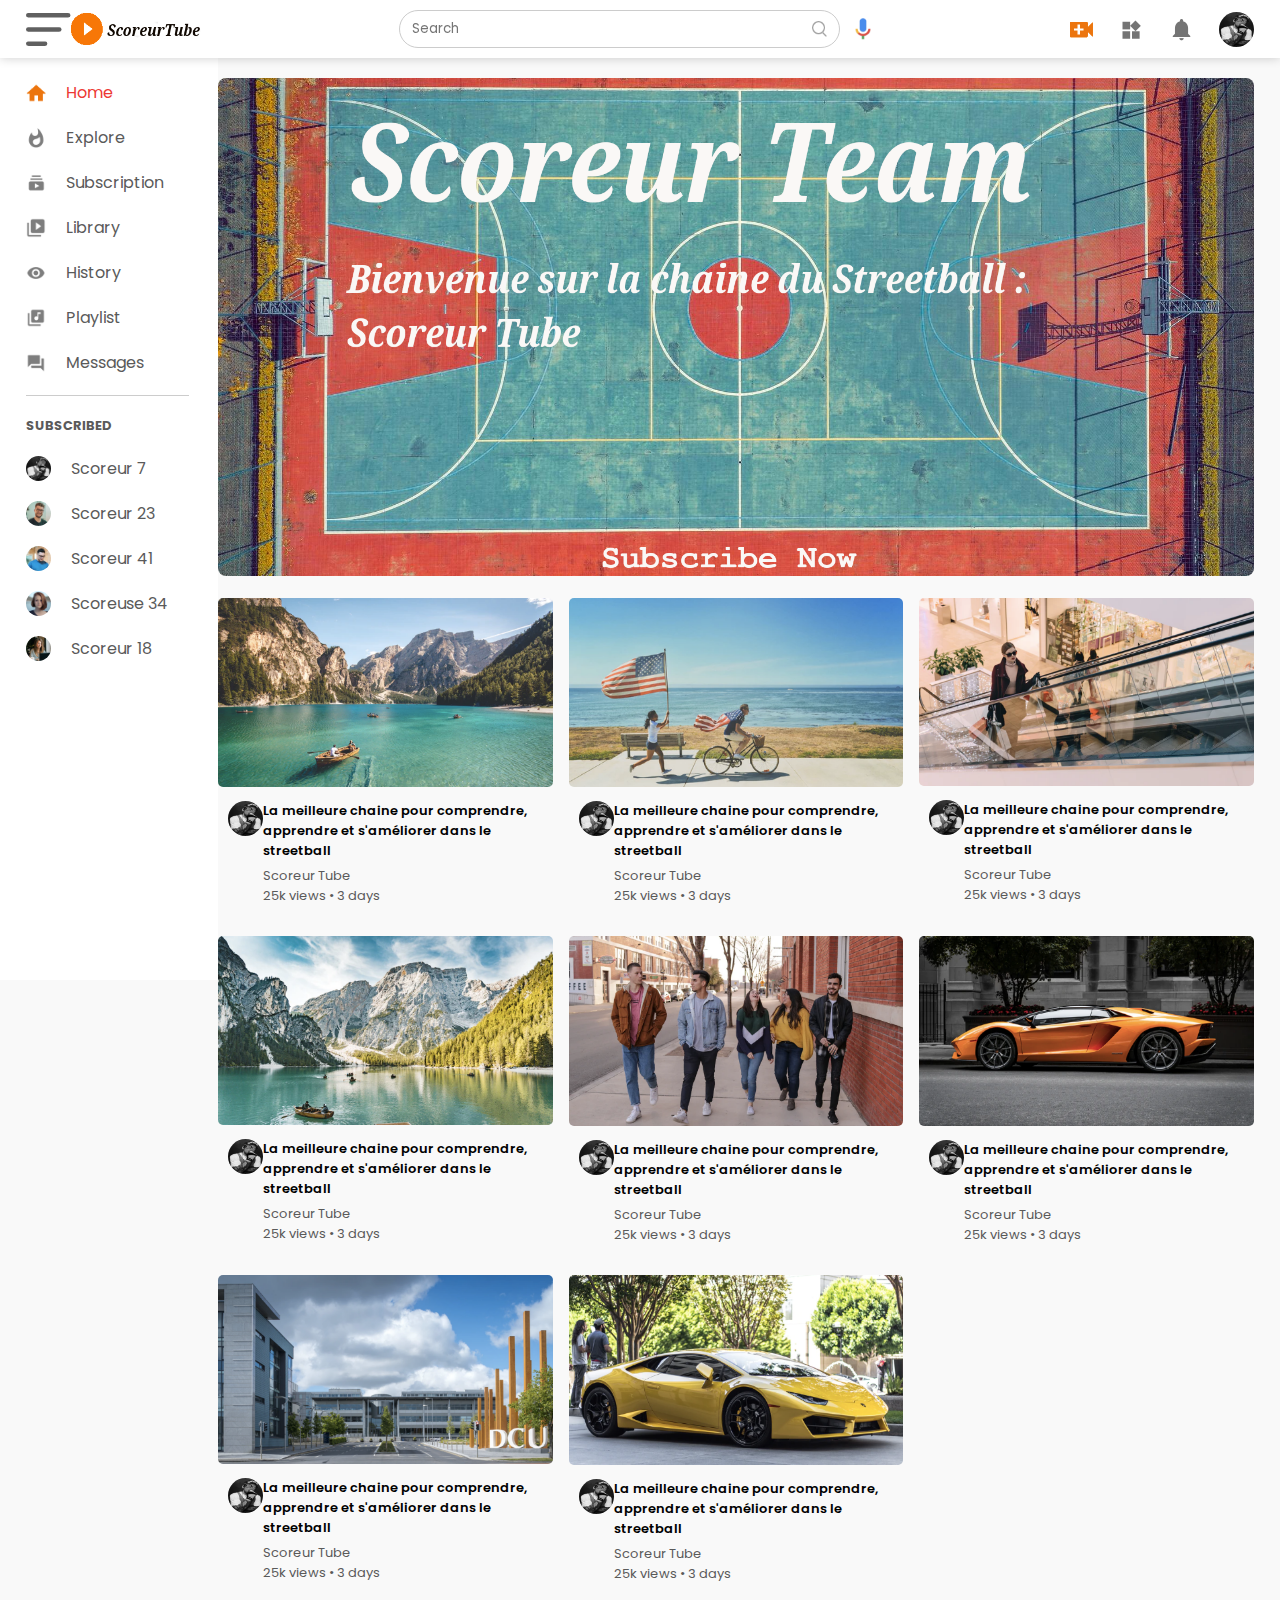
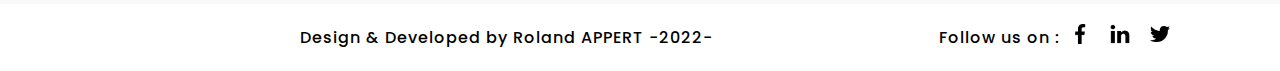
<file: index.html>
<!DOCTYPE html>
<html lang="fr">
<head>
    <meta charset="UTF-8">
    <meta http-equiv="X-UA-Compatible" content="IE=edge">
    <meta name="viewport" content="width=device-width, initial-scale=1.0">
    <meta name="Scoreur Tube" content="Réseau social des Scoreurs permettant de partager des vidéos.">
    <link rel="icon" href="assets/favicon-basket.png">
    <link rel="stylesheet" href="style.css">
    <title>ScoreurTube</title>
</head>

<body>
                                    <!-- Navbar -->

    <nav class="flex-div">
        <div class="nav-left flex-div">
            <img src="images/menu.png" alt="logo du menu" class="menu-icon">
            <img src="images/logo.png" alt="logo" class="logo">
        </div>
        <div class="nav-middle flex-div">
            <div class="searchBox flex-div">
                <input type="text" placeholder="Search">
                <img src="images/search.png" alt="bouton de recherche">
            </div>
            <img src="images/voice-search.png" alt="" class="micro-icon">
        </div>
        <div class="nav-right flex-div">
            <img src="images/upload.png" alt="logo de telechargement">
            <img src="images/more.png" alt="logo en plus">
            <img src="images/notification.png" alt="logo des notifications">
            <img src="images/Jack.jpg" alt="photos de l'auteur" class="userIcon">
        </div>
    </nav>


                                     <!-- Sidebar -->

    <div class="sidebar">
        <div class="shortcutLinks">
            <a href="#"><img src="images/home.png" alt="bouton page d'acceuil"><p>Home</p></a>
            <a href="#"><img src="images/explore.png" alt="bouton page d'acceuil"><p>Explore</p></a>
            <a href="#"><img src="images/subscriprion.png" alt="bouton page d'acceuil"><p>Subscription</p></a>
            <a href="#"><img src="images/library.png" alt="bouton page d'acceuil"><p>Library</p></a>
            <a href="#"><img src="images/history.png" alt="bouton page d'acceuil"><p>History</p></a>
            <a href="#"><img src="images/playlist.png" alt="bouton page d'acceuil"><p>Playlist</p></a>
            <a href="#"><img src="images/messages.png" alt="bouton page d'acceuil"><p>Messages</p></a>
            <hr>
        </div>
        <div class="subscribedList">
            <h3>SUBSCRIBED</h3>
            <a href="#"><img src="images/Jack.jpg" alt="photo de l'auteur"><p>Scoreur 7</p></a>
            <a href="#"><img src="images/simon.png" alt="photo de simon"><p>Scoreur 23</p></a>
            <a href="#"><img src="images/tom.png" alt="photo de tom"><p>Scoreur 41</p></a>
            <a href="#"><img src="images/megan.png" alt="photo de megan"><p>Scoreuse 34</p></a>
            <a href="#"><img src="images/cameron.png" alt="photo de cameron"><p>Scoreur 18</p></a>
        </div>
    </div>


                                    <!-- Main -->

<main class="container">
    <div class="banner">
        <img src="images/banner.png" alt="">
    </div>
    <div class="listContainer">
        <div class="vidlist">
            <a href="playvideo-page.html"><img src="images/thumbnail1.png" alt="" class="thumbnail"></a>
            <div class="flex-div">
                <img src="images/Jack.jpg" alt="photo de l'auteur">
                <div class="vidInfo">
                    <a href="playvideo-page.html">La meilleure chaine pour comprendre, apprendre et s'améliorer dans le streetball</a>
                    <p>Scoreur Tube</p>
                    <p>25k views &bull; 3 days</p>
                </div>
            </div>
        </div>
        <div class="vidlist">
            <a href="#"><img src="images/thumbnail2.png" alt="" class="thumbnail"></a>
            <div class="flex-div">
                <img src="images/Jack.jpg" alt="photo de l'auteur">
                <div class="vidInfo">
                    <a href="#">La meilleure chaine pour comprendre, apprendre et s'améliorer dans le streetball</a>
                    <p>Scoreur Tube</p>
                    <p>25k views &bull; 3 days</p>
                </div>
            </div>
        </div>
        <div class="vidlist">
            <a href="#"><img src="images/thumbnail3.png" alt="" class="thumbnail"></a>
            <div class="flex-div">
                <img src="images/Jack.jpg" alt="photo de l'auteur">
                <div class="vidInfo">
                    <a href="#">La meilleure chaine pour comprendre, apprendre et s'améliorer dans le streetball</a>
                    <p>Scoreur Tube</p>
                    <p>25k views &bull; 3 days</p>
                </div>
            </div>
        </div>
        <div class="vidlist">
            <a href="#"><img src="images/thumbnail4.png" alt="" class="thumbnail"></a>
            <div class="flex-div">
                <img src="images/Jack.jpg" alt="photo de l'auteur">
                <div class="vidInfo">
                    <a href="#">La meilleure chaine pour comprendre, apprendre et s'améliorer dans le streetball</a>
                    <p>Scoreur Tube</p>
                    <p>25k views &bull; 3 days</p>
                </div>
            </div>
        </div>
        <div class="vidlist">
            <a href="#"><img src="images/thumbnail5.png" alt="" class="thumbnail"></a>
            <div class="flex-div">
                <img src="images/Jack.jpg" alt="photo de l'auteur">
                <div class="vidInfo">
                    <a href="#">La meilleure chaine pour comprendre, apprendre et s'améliorer dans le streetball</a>
                    <p>Scoreur Tube</p>
                    <p>25k views &bull; 3 days</p>
                </div>
            </div>
        </div>
        <div class="vidlist">
            <a href="#"><img src="images/thumbnail6.png" alt="" class="thumbnail"></a>
            <div class="flex-div">
                <img src="images/Jack.jpg" alt="photo de l'auteur">
                <div class="vidInfo">
                    <a href="#">La meilleure chaine pour comprendre, apprendre et s'améliorer dans le streetball</a>
                    <p>Scoreur Tube</p>
                    <p>25k views &bull; 3 days</p>
                </div>
            </div>
        </div>
        <div class="vidlist">
            <a href="#"><img src="images/thumbnail7.png" alt="" class="thumbnail"></a>
            <div class="flex-div">
                <img src="images/Jack.jpg" alt="photo de l'auteur">
                <div class="vidInfo">
                    <a href="#">La meilleure chaine pour comprendre, apprendre et s'améliorer dans le streetball</a>
                    <p>Scoreur Tube</p>
                    <p>25k views &bull; 3 days</p>
                </div>
            </div>
        </div>
        <div class="vidlist">
            <a href="#"><img src="images/thumbnail8.png" alt="" class="thumbnail"></a>
            <div class="flex-div">
                <img src="images/Jack.jpg" alt="photo de l'auteur">
                <div class="vidInfo">
                    <a href="#">La meilleure chaine pour comprendre, apprendre et s'améliorer dans le streetball</a>
                    <p>Scoreur Tube</p>
                    <p>25k views &bull; 3 days</p>
                </div>
            </div>
        </div>
    </div>
</main>

<footer class="footer">
    <p class="text">Design & Developed by Roland APPERT -2022-</p>
    <ul>
        <p class="text">Follow us on :</p>
        <li><a href="#"><img src="images/facebook.png" alt="logo de facebook"></a></li>
        <li><a href="#"><img src="images/linkedin.png" alt="logo de linkedin"></a></li>
        <li><a href="#"><img src="images/twitter.png" alt="logo de twitter"></a></li>
    </ul>
</footer>

<script src="main.js"></script>
    
</body>

</html>
</file>
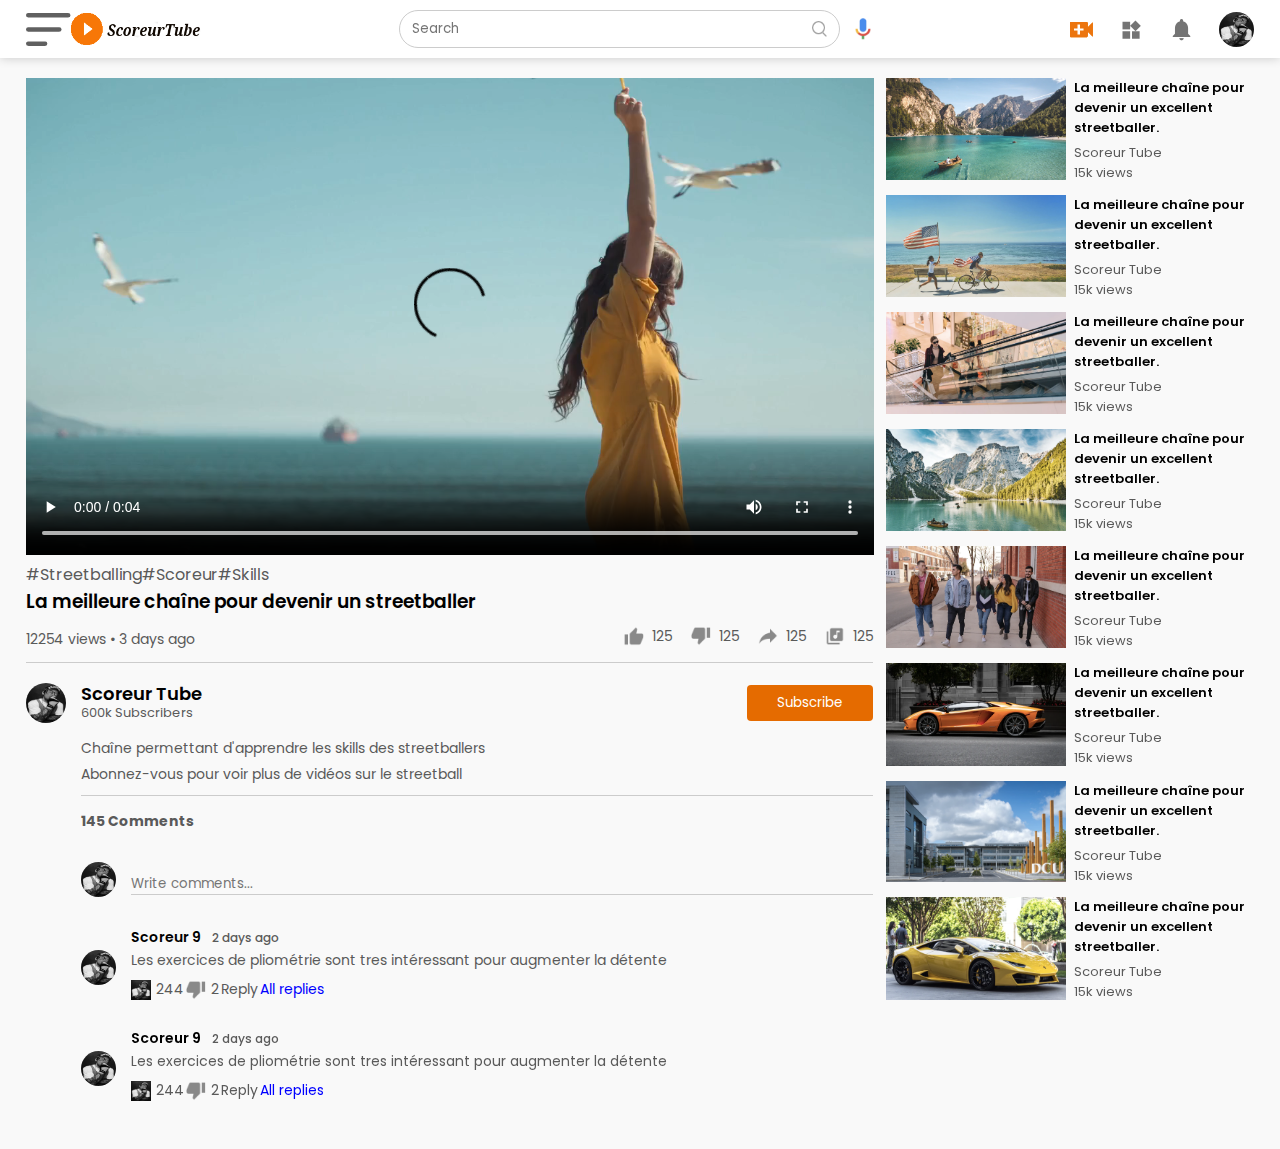
<file: playvideo-page.html>
<!DOCTYPE html>
<html lang="fr">
<head>
    <meta charset="UTF-8">
    <meta http-equiv="X-UA-Compatible" content="IE=edge">
    <meta name="viewport" content="width=device-width, initial-scale=1.0">
    <meta name="Scoreur Tube" content="Réseau social des Scoreurs permettant de partager des vidéos.">
    <link rel="icon" href="assets/favicon-basket.png">
    <link rel="stylesheet" href="style.css">
    <title>Play Video - Scoreur Tube</title>
</head>
<body>
    <nav class="flex-div">
        <div class="nav-left flex-div">
            <img src="images/menu.png" alt="logo du menu" class="menu-icon">
            <img src="images/logo.png" alt="logo" class="logo">
        </div>
        <div class="nav-middle flex-div">
            <div class="searchBox flex-div">
                <input type="text" placeholder="Search">
                <img src="images/search.png" alt="bouton de recherche">
            </div>
            <img src="images/voice-search.png" alt="" class="micro-icon">
        </div>
        <div class="nav-right flex-div">
            <img src="images/upload.png" alt="logo de telechargement">
            <img src="images/more.png" alt="logo en plus">
            <img src="images/notification.png" alt="logo des notifications">
            <img src="images/Jack.jpg" alt="photos de l'auteur" class="userIcon">
        </div> 
    </nav>

    <div class="container play-container">
        <div class="row">
            <div class="play-video">
                <video controls autoplay>
                    <source src="images/video.mp4" type="video/mp4">
                </video>
                <div class="tags">
                    <a href="#">#Streetballing</a><a href="#">#Scoreur</a><a href="#">#Skills</a>
                </div>
                <h3>La meilleure chaîne pour devenir un streetballer</h3>
                <div class="play-video-info">
                    <p>12254 views &bull; 3 days ago</p>
                    <div>
                        <a href="#"><img src="images/like.png" alt="pouce bleu">125</a>
                        <a href="#"><img src="images/dislike.png" alt="pouce bleu">125</a>
                        <a href="#"><img src="images/share.png" alt="pouce bleu">125</a>
                        <a href="#"><img src="images/save.png" alt="pouce bleu">125</a>
                    </div>
                </div>
                <hr>
                <div class="publisher">
                    <img src="images/Jack.jpg" alt="">
                    <div>
                        <p>Scoreur Tube</p>
                        <span>600k Subscribers</span>
                    </div>
                    <button type="button">Subscribe</button>
                </div>
                <div class="vid-description">
                    <p>Chaîne permettant d'apprendre les skills des streetballers</p>
                    <p>Abonnez-vous pour voir plus de vidéos sur le streetball</p>
                    <hr>
                    <h4>145 Comments</h4>
                    <div class="add-comment">
                        <img src="images/Jack.jpg" alt="">
                        <input type="text" placeholder="Write comments...">
                    </div>
                    <div class="old-comment">
                        <img src="images/Jack.jpg" alt="">
                        <div>
                            <h3>Scoreur 9 <span> 2 days ago</span></h3>
                            <p>Les exercices de pliométrie sont tres intéressant pour augmenter la détente</p>
                            <div class="acomment-action">
                                <img src="images/Jack.jpg" alt="photo de l'auteur">
                                <span>244</span>
                                <img src="images/dislike.png" alt="pouce a l'envers">
                                <span>2</span>
                                <span>Reply</span>
                                <a href="#">All replies</a>
                            </div>
                        </div>
                    </div>
                    <div class="old-comment">
                        <img src="images/Jack.jpg" alt="">
                        <div>
                            <h3>Scoreur 9 <span> 2 days ago</span></h3>
                            <p>Les exercices de pliométrie sont tres intéressant pour augmenter la détente</p>
                            <div class="acomment-action">
                                <img src="images/Jack.jpg" alt="photo de l'auteur">
                                <span>244</span>
                                <img src="images/dislike.png" alt="pouce a l'envers">
                                <span>2</span>
                                <span>Reply</span>
                                <a href="#">All replies</a>
                            </div>
                        </div>
                    </div>
                </div>
               


            </div>
            <div class="right-sidebar">
                <div class="side-video-list">
                    <a href="#" class="small-thumbnail"><img src="images/thumbnail1.png" alt=""></a>
                    <div class="vidInfo">
                        <a href="#">La meilleure chaîne pour devenir un excellent streetballer.</a>
                        <p>Scoreur Tube</p>
                        <p>15k views</p>
                    </div>
                </div>
                <div class="side-video-list">
                    <a href="#" class="small-thumbnail"><img src="images/thumbnail2.png" alt=""></a>
                    <div class="vidInfo">
                        <a href="#">La meilleure chaîne pour devenir un excellent streetballer.</a>
                        <p>Scoreur Tube</p>
                        <p>15k views</p>
                    </div>
                </div>
                <div class="side-video-list">
                    <a href="#" class="small-thumbnail"><img src="images/thumbnail3.png" alt=""></a>
                    <div class="vidInfo">
                        <a href="#">La meilleure chaîne pour devenir un excellent streetballer.</a>
                        <p>Scoreur Tube</p>
                        <p>15k views</p>
                    </div>
                </div>
                <div class="side-video-list">
                    <a href="#" class="small-thumbnail"><img src="images/thumbnail4.png" alt=""></a>
                    <div class="vidInfo">
                        <a href="#">La meilleure chaîne pour devenir un excellent streetballer.</a>
                        <p>Scoreur Tube</p>
                        <p>15k views</p>
                    </div>
                </div>
                <div class="side-video-list">
                    <a href="#" class="small-thumbnail"><img src="images/thumbnail5.png" alt=""></a>
                    <div class="vidInfo">
                        <a href="#">La meilleure chaîne pour devenir un excellent streetballer.</a>
                        <p>Scoreur Tube</p>
                        <p>15k views</p>
                    </div>
                </div>
                <div class="side-video-list">
                    <a href="#" class="small-thumbnail"><img src="images/thumbnail6.png" alt=""></a>
                    <div class="vidInfo">
                        <a href="#">La meilleure chaîne pour devenir un excellent streetballer.</a>
                        <p>Scoreur Tube</p>
                        <p>15k views</p>
                    </div>
                </div>
                <div class="side-video-list">
                    <a href="#" class="small-thumbnail"><img src="images/thumbnail7.png" alt=""></a>
                    <div class="vidInfo">
                        <a href="#">La meilleure chaîne pour devenir un excellent streetballer.</a>
                        <p>Scoreur Tube</p>
                        <p>15k views</p>
                    </div>
                </div>
                <div class="side-video-list">
                    <a href="#" class="small-thumbnail"><img src="images/thumbnail8.png" alt=""></a>
                    <div class="vidInfo">
                        <a href="#">La meilleure chaîne pour devenir un excellent streetballer.</a>
                        <p>Scoreur Tube</p>
                        <p>15k views</p>
                    </div>
                </div>
            </div>
        </div>
    </div>


    
</body>
</html>
</file>
<file: style.css>
@import url('https://fonts.googleapis.com/css2?family=Poppins:ital,wght@0,200;0,300;0,400;0,500;0,600;0,700;0,800;0,900;1,200;1,300;1,400;1,500;1,600;1,700;1,800;1,900&display=swap');

*{
  margin: 0;
  padding: 0;
  box-sizing: 0;
  font-family: 'Poppins', sans-serif;
}

a {
    text-decoration: none;
    color: #5a5a5a;
}

img {
    cursor: pointer;
}

.flex-div {
    display: flex;
    align-items: center;
}

nav {
    padding: 10px 2%;
    justify-content: space-between;
    box-shadow: 0 0 10px rgba(0,0,0, 0.2);
    background: #fff;
    position: sticky;
    top: 0;
    z-index: 100;

}

.nav-right img {
    width: 25px;
    margin-right: 25px;
}

.nav-right .userIcon {
    width: 35px;
    border-radius: 50%;
    margin-right: 0;
}

.nav-left .userIcon {
    width: 22px;
    margin-right: 25px;
}

.nav-left .logo {
    width: 130px;
}

.nav-middle .micro-icon {
    width: 16px;
}

.nav-middle .searchBox {
    border: 1px solid #ccc;
    margin-right: 15px;
    padding: 8px 12px;
    border-radius: 25px;
}

.nav-middle .searchBox input {
    width: 400px;
    border: 0;
    outline: 0;
    background: transparent;
}

.nav-middle .searchBox img {
    width: 15px;
}

                                /* ------ Sidebar -------*/

.sidebar {
    background: #fff;
    width: 15%;
    height: 100vh;
    position: fixed;
    top: 0;
    padding-left: 2%;
    padding-top: 80px;
}

.shortcutLinks a img {
    width: 20px;
    margin-right: 20px;
}

.shortcutLinks a {
    display: flex;
    align-items: center;
    margin-bottom: 20px;
    width: fit-content;
    flex-wrap: wrap;
}

.shortcutLinks a:first-child {
    color: #ed3833;
}

.sidebar hr {
    border: 0;
    height: 1px;
    background: #ccc;
    width: 85%;
}

.subscribedList h3 {
    font-size: 13px;
    margin: 20px 0;
    color: #5a5a5a;
}

.subscribedList a {
    display: flex;
    align-items: center;
    margin-bottom: 20px;
    width: fit-content;
    flex-wrap: wrap;
}

.subscribedList a img {
    width: 25px;
    border-radius: 50%;
    margin-right: 20px;
}

.small-sidebar {
    width: 5%;
}

.small-sidebar a p {
    display: none;
}

.small-sidebar h3 {
    display: none;
}

.small-sidebar hr {
    width: 50%;
    margin-bottom: 25px;
}



                           /* ------ Main -------*/


.container {
    background: #f9f9f9;
    padding-left: 17%;
    padding-right: 2%;
    padding-top: 20px;
    padding-bottom: 20px;
}

.large-container {
    padding-left: 7%;  
}

.banner {
    width: 100%;
}

.banner img {
    width: 100%;
    border-radius: 8px;
}

.listContainer {
    display: grid;
    grid-template-columns: repeat(auto-fit, minmax(250px, 1fr));
    grid-column-gap: 16px;
    grid-row-gap: 30px;
    margin-top: 15px;
}

.vidlist .thumbnail {
    width: 100%;
    border-radius: 5px;
}

.vidlist .flex-div {
    align-items: flex-start;
    margin-top: 7px;
}

.vidlist .flex-div img {
    width: 35px;
    margin-left: 10px;
    border-radius: 50%;
}

.vidInfo {
    color: #5a5a5a;
    font-size: 13px;
}

.vidInfo a {
    color: #000;
    font-weight: 600;
    display: block;
    margin-bottom: 5px;
}


@media (max-width: 900px) {
    .menu-icon {
        display: none;
    }
    .sidebar {
        display: none;
    }
    .container, .large-container {
        padding-left: 5%;
        padding-right: 5%;
    }
    .nav-right img {
        display: none;
    }
    .nav-right .userIcon {
        display: block;
        width: 30px;
    }
    .nav-middle .searchBox input {
        width: 100px;
    }
    .nav-middle .micro-icon {
        display: none;
    }
    .logo {
        width: 90px;
    }
}

 /* ------ Footer -------*/

 .footer {
    background: #fff;
    padding: 20px 100px;
    display: flex;
    justify-content: space-between;
    align-items: center;
}
.footer ul {
    display: flex;
    justify-content: center;
    align-items: center;
}
.footer ul li {
    list-style: none;
}
.footer ul li a {
    text-decoration: none;
    display: inline-block;
    margin: 0 10px;
}
.footer ul li a img {
    max-width: 20px;
}

.text {
    color: black;
    font-size: 16px;
    font-weight: 500;
    letter-spacing: 1px;
    margin-left: 200px;
}

@media (max-width: 990px) {
    .footer {
        padding: 20px 0;
        flex-direction: column-reverse;
        text-align: center;
        width: 100%;
    }
    .footer ul {
        margin-bottom: 20px;
    }

}



                    /* ------ Page : Play-video -------*/

.play-container {
    padding-left: 2%;
}

.row {
    display: flex;
    justify-content: space-between;
    flex-wrap: wrap;
}

.play-video {
    flex-basis: 69%;
}

.right-sidebar {
    flex-basis: 30%;
}

.play-video video {
    width: 100%;
}

.side-video-list {
    display: flex;
    justify-content: space-between;
    margin-bottom: 8px;
}

.side-video-list img {
    width: 100%;
}

.side-video-list .small-thumbnail {
    flex-basis: 49%;
}

.side-video-list .vidInfo {
    flex-basis: 49%;
}

.play-video .tag a {
    color: #0000ff;
    font-size: 13px;
}

.play-video h3 {
    font-weight: 600;
}

.play-video .play-video-info {
    display: flex;
    align-items: center;
    justify-content: space-between;
    flex-wrap: wrap;
    margin-top: 10px;
    font-size: 14px;
    color: #5a5a5a;
}

.play-video .play-video-info a img {
    width: 20px;
    margin-right: 8px;
}

.play-video .play-video-info a {
    display: inline-flex;
    align-items: center;
    margin-left: 15px;
}

.play-video hr {
    border: 0;
    height: 1px;
    background: #ccc;
    margin: 10px 0;
}

.publisher {
    display: flex;
    align-items: center;
    margin-top: 20px;
}

.publisher div {
    flex: 1;
    line-height: 18px;
}

.publisher img {
    width: 40px;
    border-radius: 50%;
    margin-right: 15px;
}

.publisher div p{
    color: #000;
    font-weight: 600;
    font-size: 18px;
}

.publisher div span{
    color: #5a5a5a;
    font-size: 13px;
}

.publisher button{
    background: #e56b00;
    color: #fff;
    padding: 8px 30px;
    border: 0;
    outline: 0;
    border-radius: 4px;
    cursor: pointer;
}

.vid-description {
    padding-left: 55px;
    margin: 15px 0;
}

.vid-description p {
    font-size: 14px;
    margin-bottom: 5px;
    color: #5a5a5a;
}

.vid-description h4 {
    font-size: 14px;
    color: #5a5a5a;
    margin-top: 15px;
}

.add-comment {
    display:flex ;
    align-items: center;
    margin: 30px 0;
}

.add-comment img {
    width: 35px;
    border-radius: 50%;
    margin-right: 15px;
}

.add-comment input {
    border: 0;
    outline: 0;
    border-bottom: 1px solid #ccc;
    width: 100%;
    padding-top: 10px;
    background: transparent;
}

.old-comment {
    display: flex;
    align-items: center;
    margin: 20px 0;
}

.old-comment img {
    width: 35px;
    border-radius: 50%;
    margin-right: 15px;
}

.old-comment h3 {
    font-size: 14px;
    margin-bottom: 2px;
}

.old-comment h3 span {
    font-size: 12px;
    color: #5a5a5a;
    font-weight: 500;
    margin-left: 8px;
}

.old-comment .acomment-action {
    display: flex;
    align-items: center;
    margin: 8px 0;
    font-size: 14px;
}

.old-comment .acomment-action img {
    border-radius: 0;
    width: 20px;
    margin-right: 5px;
}

.old-comment .acomment-action span {
    color: #5a5a5a;
    margin-right: 2px;
}

.old-comment .acomment-action a {
    color: #0000ff;
}


@media (max-width: 900px) {
    .play-video {
        flex-basis: 100%;
    }
    .right-sidebar {
        flex-basis: 100%;
    }
    .play-container {
        padding-left: 5%;
    }
    .vid-description {
        padding-left: 0;
    }
    .play-video .play-video-info a {
       margin-left: 0;
       margin-right: 15px;
       margin-top: 20px;
    }
}
</file>
